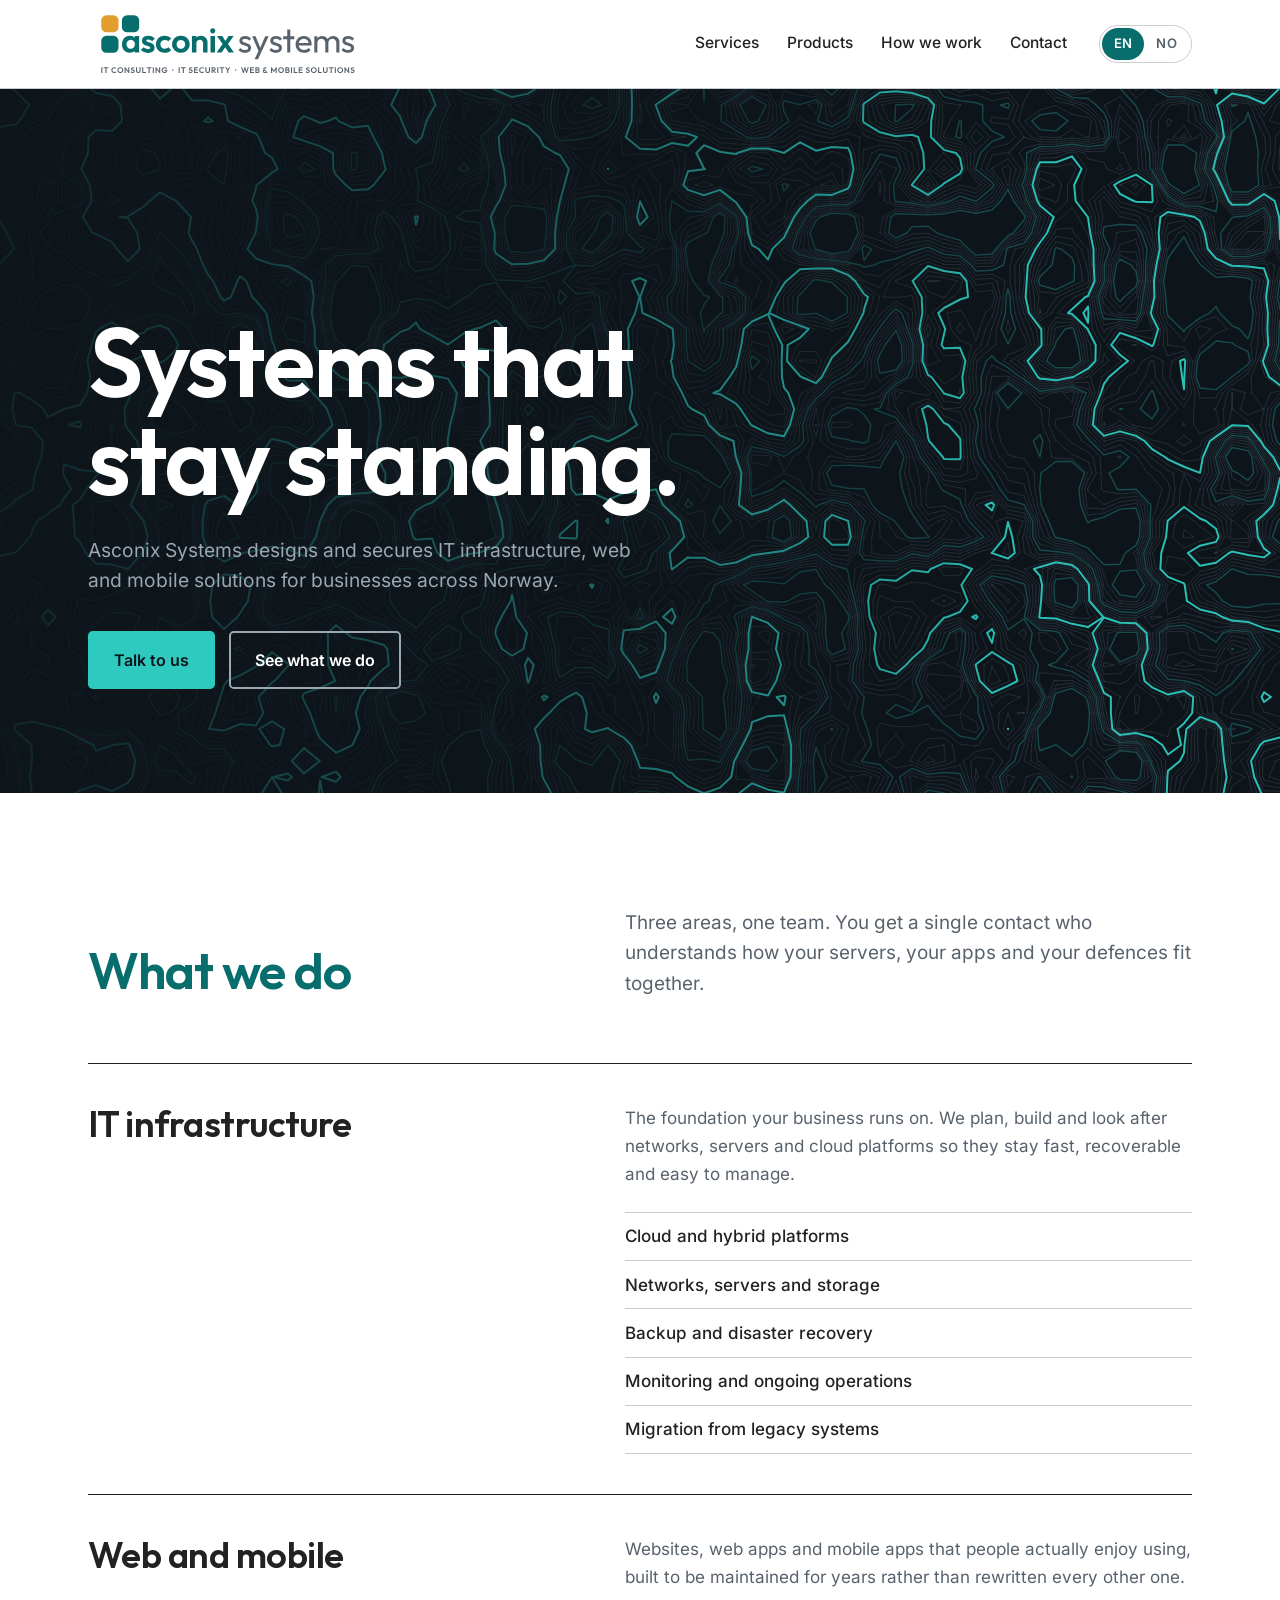
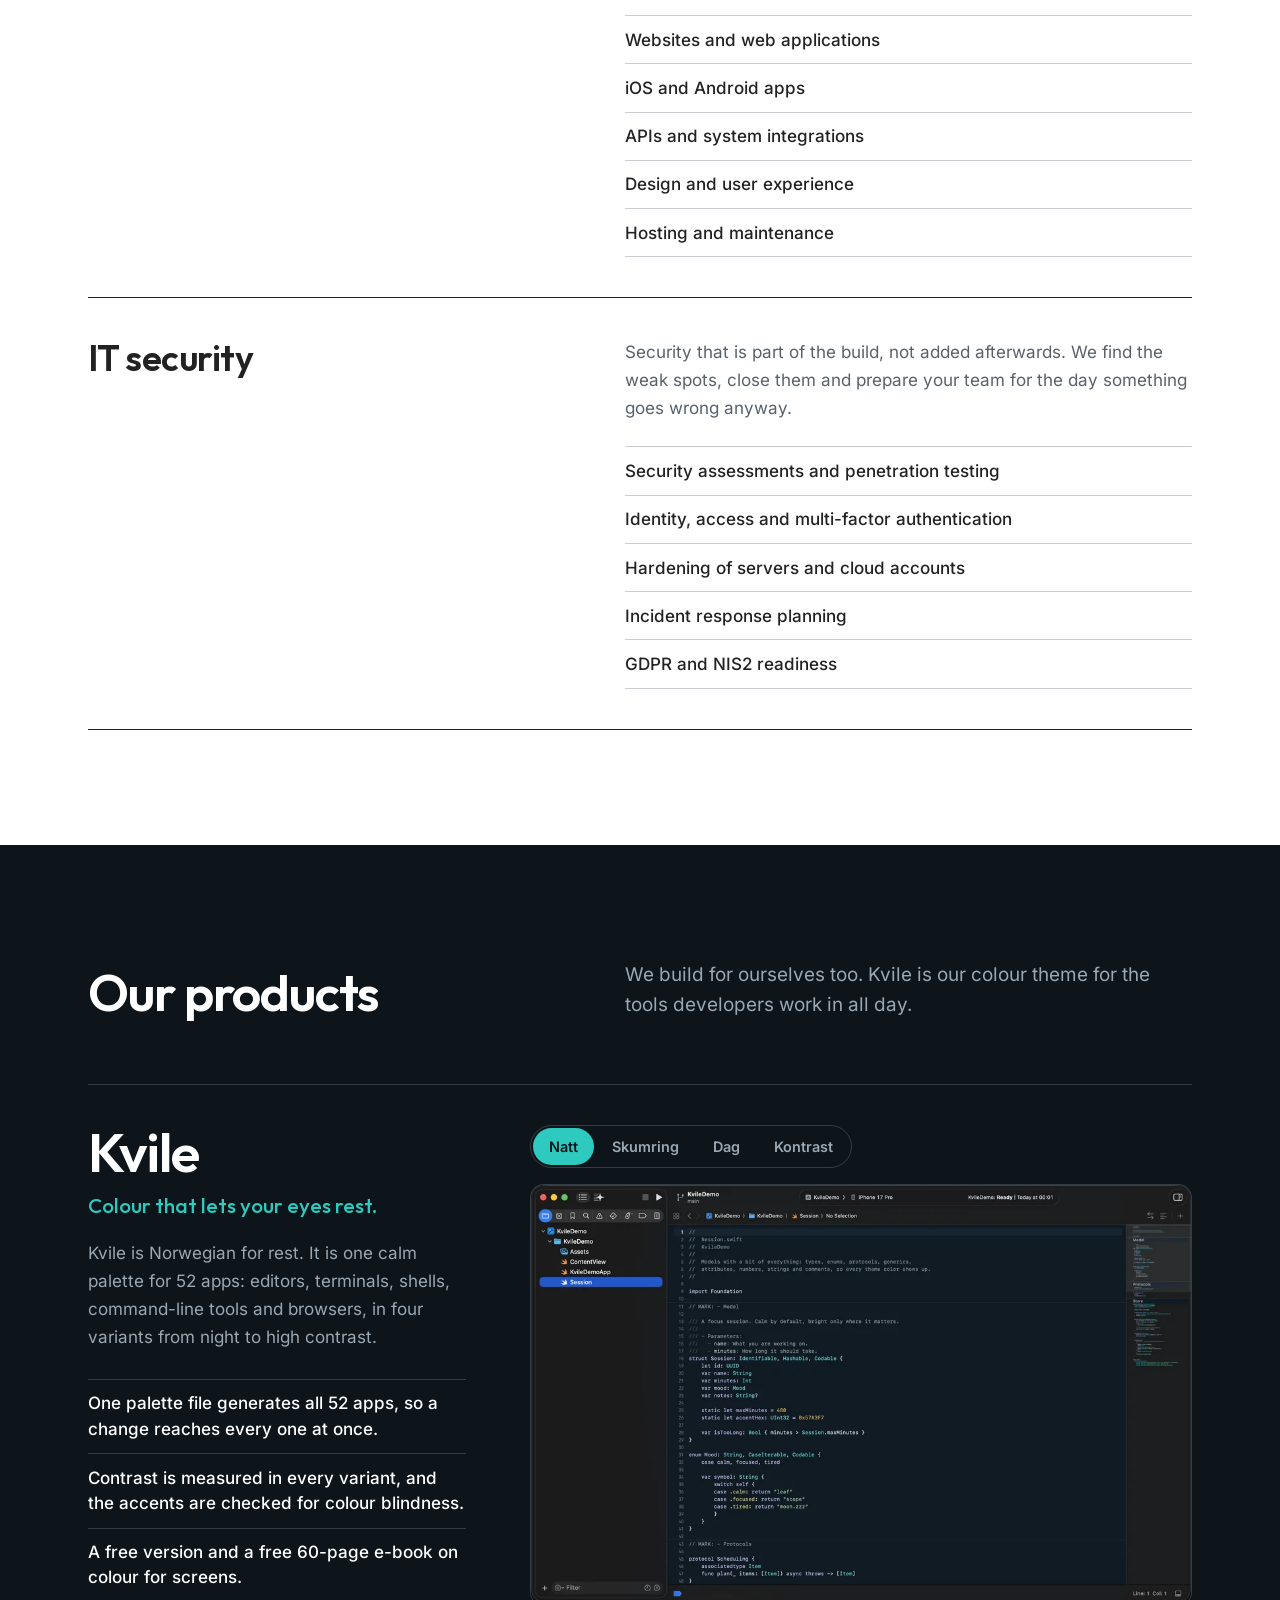
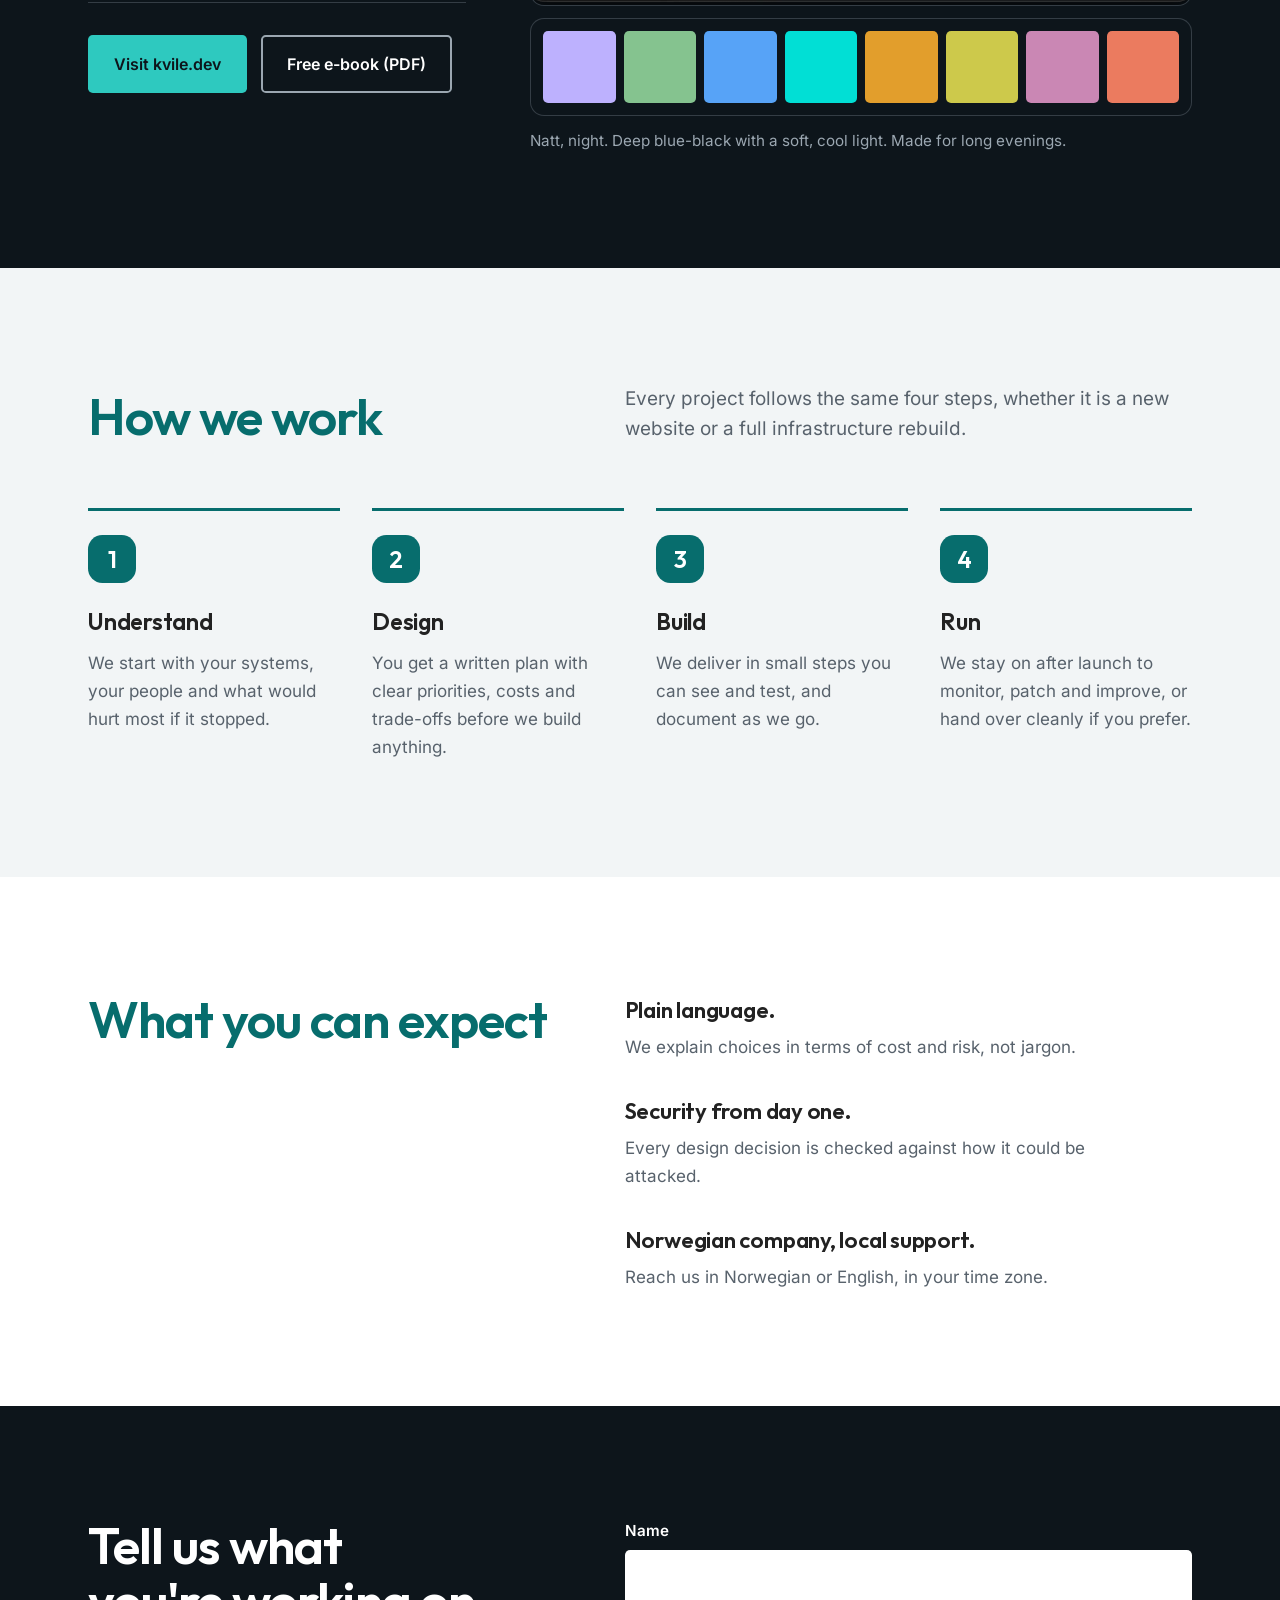
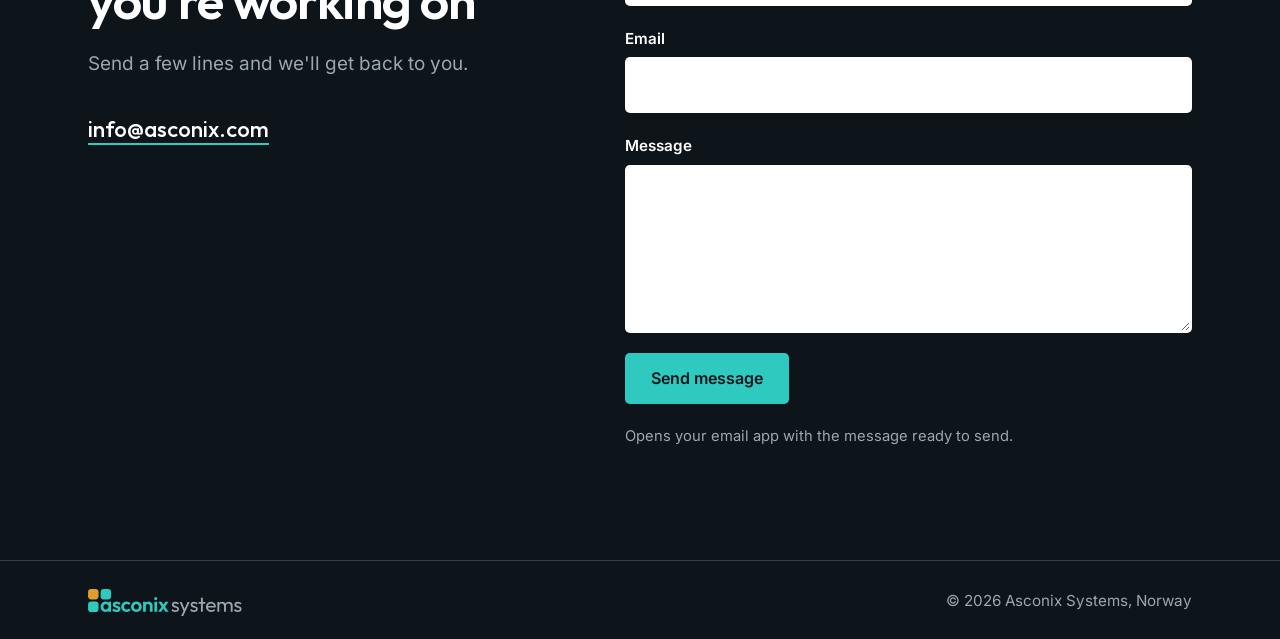
<file: index.html>
<!doctype html>
<html lang="en">
<head>
  <meta charset="utf-8">
  <meta name="viewport" content="width=device-width, initial-scale=1">
  <title>Asconix Systems | IT consulting, IT security, web and mobile solutions</title>
  <meta name="description" content="Asconix Systems is a Norwegian IT company offering IT consulting, IT security, and web and mobile solutions for businesses across Norway.">
  <meta name="theme-color" content="#FFFFFF">
  <meta property="og:title" content="Asconix Systems">
  <meta property="og:description" content="IT consulting, IT security, and web and mobile solutions from Norway.">
  <meta property="og:type" content="website">
  <link rel="icon" href="favicon.svg" type="image/svg+xml">
  <link rel="preload" href="fonts/Outfit-SemiBold.woff" as="font" type="font/woff" crossorigin>
  <link rel="preload" href="fonts/Inter-latin-variable.woff2" as="font" type="font/woff2" crossorigin>
  <link rel="stylesheet" href="styles.css">
</head>
<body>
  <a class="skip" href="#main" data-i18n="skip">Skip to content</a>

  <header class="site-header" id="site-header">
    <div class="wrap header-inner">
      <a class="brand" href="#top" aria-label="Asconix Systems, front page">
        <img class="brand-full" src="logo-full.svg" alt="Asconix Systems: IT consulting, IT security, web and mobile solutions" width="845" height="255">
        <img class="brand-short" src="logo.svg" alt="Asconix Systems" width="845" height="189">
      </a>
      <nav class="nav" aria-label="Main">
        <a href="#services" data-i18n="nav_services">Services</a>
        <a href="#products" data-i18n="nav_products">Products</a>
        <a href="#approach" data-i18n="nav_approach">How we work</a>
        <a href="#contact" data-i18n="nav_contact">Contact</a>
      </nav>
      <div class="lang" role="group" aria-label="Language">
        <button type="button" data-lang="en" aria-pressed="true">EN</button>
        <button type="button" data-lang="no" aria-pressed="false">NO</button>
      </div>
    </div>
  </header>

  <main id="main">
    <section class="hero" id="top">
      <canvas class="contours" aria-hidden="true"></canvas>
      <div class="wrap hero-inner">
        <h1 data-i18n="hero_title">Systems that stay standing.</h1>
        <p class="hero-lead" data-i18n="hero_lead">Asconix Systems designs and secures IT infrastructure, web and mobile solutions for businesses across Norway.</p>
        <div class="hero-actions">
          <a class="btn btn-primary" href="#contact" data-i18n="cta_talk">Talk to us</a>
          <a class="btn btn-ghost" href="#services" data-i18n="cta_services">See what we do</a>
        </div>
      </div>
    </section>

    <section class="section" id="services">
      <div class="wrap">
        <div class="section-head">
          <h2 data-i18n="services_title">What we do</h2>
          <p class="lead" data-i18n="services_lead">Three areas, one team. You get a single contact who understands how your servers, your apps and your defences fit together.</p>
        </div>

        <article class="service">
          <h3 data-i18n="s1_title">IT infrastructure</h3>
          <div class="service-body">
            <p data-i18n="s1_desc">The foundation your business runs on. We plan, build and look after networks, servers and cloud platforms so they stay fast, recoverable and easy to manage.</p>
            <ul>
              <li data-i18n="s1_a">Cloud and hybrid platforms</li>
              <li data-i18n="s1_b">Networks, servers and storage</li>
              <li data-i18n="s1_c">Backup and disaster recovery</li>
              <li data-i18n="s1_d">Monitoring and ongoing operations</li>
              <li data-i18n="s1_e">Migration from legacy systems</li>
            </ul>
          </div>
        </article>

        <article class="service">
          <h3 data-i18n="s2_title">Web and mobile</h3>
          <div class="service-body">
            <p data-i18n="s2_desc">Websites, web apps and mobile apps that people actually enjoy using, built to be maintained for years rather than rewritten every other one.</p>
            <ul>
              <li data-i18n="s2_a">Websites and web applications</li>
              <li data-i18n="s2_b">iOS and Android apps</li>
              <li data-i18n="s2_c">APIs and system integrations</li>
              <li data-i18n="s2_d">Design and user experience</li>
              <li data-i18n="s2_e">Hosting and maintenance</li>
            </ul>
          </div>
        </article>

        <article class="service">
          <h3 data-i18n="s3_title">IT security</h3>
          <div class="service-body">
            <p data-i18n="s3_desc">Security that is part of the build, not added afterwards. We find the weak spots, close them and prepare your team for the day something goes wrong anyway.</p>
            <ul>
              <li data-i18n="s3_a">Security assessments and penetration testing</li>
              <li data-i18n="s3_b">Identity, access and multi-factor authentication</li>
              <li data-i18n="s3_c">Hardening of servers and cloud accounts</li>
              <li data-i18n="s3_d">Incident response planning</li>
              <li data-i18n="s3_e">GDPR and NIS2 readiness</li>
            </ul>
          </div>
        </article>
      </div>
    </section>

    <section class="section products" id="products">
      <div class="wrap">
        <div class="section-head">
          <h2 data-i18n="products_title">Our products</h2>
          <p class="lead" data-i18n="products_lead">We build for ourselves too. Kvile is our colour theme for the tools developers work in all day.</p>
        </div>

        <article class="product">
          <div class="product-copy">
            <h3>Kvile</h3>
            <p class="product-tag" data-i18n="k_tag">Colour that lets your eyes rest.</p>
            <p class="product-desc" data-i18n="k_desc">Kvile is Norwegian for rest. It is one calm palette for 52 apps: editors, terminals, shells, command-line tools and browsers, in four variants from night to high contrast.</p>
            <ul class="product-facts">
              <li data-i18n="k_f1">One palette file generates all 52 apps, so a change reaches every one at once.</li>
              <li data-i18n="k_f2">Contrast is measured in every variant, and the accents are checked for colour blindness.</li>
              <li data-i18n="k_f3">A free version and a free 60-page e-book on colour for screens.</li>
            </ul>
            <div class="product-actions">
              <a class="btn btn-primary" href="https://kvile.dev" rel="noopener" data-i18n="k_cta">Visit kvile.dev</a>
              <a class="btn btn-ghost" href="https://kvile.dev/book/Kvile-Color-Theory-for-Screens.pdf" rel="noopener" data-i18n="k_book">Free e-book (PDF)</a>
            </div>
          </div>

          <figure class="product-shot" id="kvile-shot">
            <div class="kv-controls" role="group" aria-label="Kvile variant" data-i18n-aria="k_variants">
              <button type="button" data-variant="natt" aria-pressed="true">Natt</button>
              <button type="button" data-variant="skumring" aria-pressed="false">Skumring</button>
              <button type="button" data-variant="dag" aria-pressed="false">Dag</button>
              <button type="button" data-variant="kontrast" aria-pressed="false">Kontrast</button>
            </div>
            <div class="kv-frame">
              <img id="kv-img" src="images/kvile-natt.webp" alt="Xcode showing a Swift file in Kvile Natt" width="1000" height="636" loading="lazy">
            </div>
            <div class="kv-swatches" id="kv-swatches" aria-hidden="true">
              <span></span><span></span><span></span><span></span><span></span><span></span><span></span><span></span>
            </div>
            <figcaption id="kv-caption" aria-live="polite">Natt, night. Deep blue-black with a soft, cool light. Made for long evenings.</figcaption>
          </figure>
        </article>
      </div>
    </section>

    <section class="section section-tint" id="approach">
      <div class="wrap">
        <div class="section-head">
          <h2 data-i18n="approach_title">How we work</h2>
          <p class="lead" data-i18n="approach_lead">Every project follows the same four steps, whether it is a new website or a full infrastructure rebuild.</p>
        </div>
        <ol class="steps">
          <li>
            <span class="step-no" aria-hidden="true">1</span>
            <h3 data-i18n="p1_title">Understand</h3>
            <p data-i18n="p1_desc">We start with your systems, your people and what would hurt most if it stopped.</p>
          </li>
          <li>
            <span class="step-no" aria-hidden="true">2</span>
            <h3 data-i18n="p2_title">Design</h3>
            <p data-i18n="p2_desc">You get a written plan with clear priorities, costs and trade-offs before we build anything.</p>
          </li>
          <li>
            <span class="step-no" aria-hidden="true">3</span>
            <h3 data-i18n="p3_title">Build</h3>
            <p data-i18n="p3_desc">We deliver in small steps you can see and test, and document as we go.</p>
          </li>
          <li>
            <span class="step-no" aria-hidden="true">4</span>
            <h3 data-i18n="p4_title">Run</h3>
            <p data-i18n="p4_desc">We stay on after launch to monitor, patch and improve, or hand over cleanly if you prefer.</p>
          </li>
        </ol>
      </div>
    </section>

    <section class="section" id="expect">
      <div class="wrap expect">
        <h2 data-i18n="expect_title">What you can expect</h2>
        <div class="expect-list">
          <div>
            <h3 data-i18n="e1_title">Plain language.</h3>
            <p data-i18n="e1_desc">We explain choices in terms of cost and risk, not jargon.</p>
          </div>
          <div>
            <h3 data-i18n="e2_title">Security from day one.</h3>
            <p data-i18n="e2_desc">Every design decision is checked against how it could be attacked.</p>
          </div>
          <div>
            <h3 data-i18n="e3_title">Norwegian company, local support.</h3>
            <p data-i18n="e3_desc">Reach us in Norwegian or English, in your time zone.</p>
          </div>
        </div>
      </div>
    </section>

    <section class="contact" id="contact">
      <div class="wrap contact-inner">
        <div class="contact-copy">
          <h2 data-i18n="contact_title">Tell us what you're working on</h2>
          <p class="lead" data-i18n="contact_lead">Send a few lines and we'll get back to you.</p>
          <p class="contact-mail"><a href="mailto:info@asconix.com">info@asconix.com</a></p>
        </div>
        <form class="form" id="contact-form" novalidate>
          <div class="field">
            <label for="f-name" data-i18n="f_name">Name</label>
            <input id="f-name" name="name" type="text" autocomplete="name" required>
          </div>
          <div class="field">
            <label for="f-email" data-i18n="f_email">Email</label>
            <input id="f-email" name="email" type="email" autocomplete="email" required>
          </div>
          <div class="field">
            <label for="f-msg" data-i18n="f_msg">Message</label>
            <textarea id="f-msg" name="message" rows="5" required></textarea>
          </div>
          <p class="form-error" id="form-error" role="alert" hidden data-i18n="f_error">Fill in your name, a valid email and a message.</p>
          <button class="btn btn-primary" type="submit" data-i18n="f_send">Send message</button>
          <p class="form-note" data-i18n="f_note">Opens your email app with the message ready to send.</p>
        </form>
      </div>
    </section>
  </main>

  <footer class="site-footer">
    <div class="wrap footer-inner">
      <img class="footer-logo" src="logo-dark.svg" alt="Asconix Systems" width="845" height="189">
      <p>&copy; <span id="year">2026</span> Asconix Systems, <span data-i18n="footer_country">Norway</span></p>
    </div>
  </footer>

  <script src="script.js"></script>
</body>
</html>
</file>
<file: styles.css>
/* Asconix Systems — styles
   Follows the Asconix corporate identity (asconix-ci v1.0):
   - Teal #076D6D on light, Teal Light #2EC9BF on dark, Slate for secondary text, Night #0D151B as dark background.
   - Amber #E29E2C lives in the logo's top-left tile only. It is never used for text, lines or buttons.
   - Outfit for headlines (SemiBold), Inter for body text.
   - Corner radius follows the logo tile: 0.3 x the element size. */

@font-face {
  font-family: "Outfit";
  src: url("fonts/Outfit-Regular.woff") format("woff");
  font-weight: 400;
  font-style: normal;
  font-display: swap;
}
@font-face {
  font-family: "Outfit";
  src: url("fonts/Outfit-Medium.woff") format("woff");
  font-weight: 500;
  font-style: normal;
  font-display: swap;
}
@font-face {
  font-family: "Outfit";
  src: url("fonts/Outfit-SemiBold.woff") format("woff");
  font-weight: 600;
  font-style: normal;
  font-display: swap;
}
@font-face {
  font-family: "Inter";
  src: url("fonts/Inter-latin-variable.woff2") format("woff2");
  font-weight: 100 900;
  font-style: normal;
  font-display: swap;
}

:root {
  /* CI colours */
  --teal: #076d6d;
  --teal-light: #2ec9bf;
  --slate: #58626c;
  --slate-light: #9ba7b1;
  --night: #0d151b;
  --ink: #222222;
  --white: #ffffff;

  /* Supporting neutrals derived from the CI palette */
  --tint: #f2f5f6;
  --rule: rgba(88, 98, 108, 0.32);
  --rule-dark: rgba(155, 167, 177, 0.28);

  --font-heading: "Outfit", system-ui, -apple-system, "Segoe UI", Roboto, sans-serif;
  --font-body: "Inter", system-ui, -apple-system, "Segoe UI", Roboto, sans-serif;
  --radius: 0.3em;

  --gutter: clamp(1.25rem, 5vw, 3.5rem);
  --max: 76rem;
  --header-h: 5.5rem;
  --header-h-compact: 3.75rem;
}

*,
*::before,
*::after { box-sizing: border-box; }

html { scroll-behavior: smooth; scroll-padding-top: 4.75rem; }

body {
  margin: 0;
  font-family: var(--font-body);
  font-size: 1.0625rem;
  line-height: 1.65;
  color: var(--slate);
  background: var(--white);
  -webkit-font-smoothing: antialiased;
}

img, svg, canvas { display: block; max-width: 100%; }

a { color: inherit; }

h1, h2, h3, p, ul, ol { margin: 0; }
ul, ol { padding: 0; list-style: none; }

h1, h2, h3 {
  font-family: var(--font-heading);
  font-weight: 600;
  color: var(--ink);
}

:focus-visible {
  outline: 3px solid var(--teal);
  outline-offset: 3px;
}

.hero :focus-visible,
.contact :focus-visible,
.site-footer :focus-visible {
  outline-color: var(--teal-light);
}

.wrap {
  width: 100%;
  max-width: var(--max);
  margin-inline: auto;
  padding-inline: var(--gutter);
}

.skip {
  position: absolute;
  left: 1rem;
  top: -4rem;
  padding: 0.6rem 1rem;
  background: var(--white);
  color: var(--ink);
  border-radius: var(--radius);
  z-index: 100;
  transition: top 0.15s;
}
.skip:focus { top: 1rem; }

/* ---------- Header ---------- */

.site-header {
  position: sticky;
  top: 0;
  z-index: 50;
  background: var(--white);
  color: var(--ink);
  border-bottom: 1px solid var(--rule);
}

.header-inner {
  display: flex;
  align-items: center;
  gap: 2rem;
  min-height: var(--header-h);
  transition: min-height 0.2s ease;
}

.site-header.is-compact .header-inner { min-height: var(--header-h-compact); }

.brand {
  display: block;
  margin-right: auto;
  line-height: 0;
}

/* Brand rule: the logo with tagline is used from 280 px wide; below that the version without tagline takes over. */
.brand-full { width: 280px; height: auto; }
.brand-short { display: none; width: 170px; height: auto; }

.site-header.is-compact .brand-full { display: none; }
.site-header.is-compact .brand-short { display: block; }

.nav { display: flex; gap: 1.75rem; }
.nav a {
  text-decoration: none;
  font-weight: 500;
  font-size: 0.97rem;
  color: var(--ink);
  padding: 0.35rem 0;
  border-bottom: 2px solid transparent;
}
.nav a:hover { border-bottom-color: var(--teal); }

.lang { display: flex; border: 1px solid var(--rule); border-radius: 999px; padding: 2px; }
.lang button {
  font: inherit;
  font-size: 0.82rem;
  font-weight: 600;
  letter-spacing: 0.02em;
  color: var(--slate);
  background: transparent;
  border: 0;
  border-radius: 999px;
  padding: 0.3rem 0.75rem;
  cursor: pointer;
}
.lang button[aria-pressed="true"] { background: var(--teal); color: var(--white); }

/* ---------- Hero ---------- */

.hero {
  position: relative;
  overflow: hidden;
  background: var(--night);
  color: var(--white);
  min-height: min(44rem, calc(100svh - var(--header-h)));
  display: flex;
  align-items: flex-end;
}

.contours {
  position: absolute;
  inset: 0;
  width: 100%;
  height: 100%;
}

.hero::after {
  content: "";
  position: absolute;
  inset: 0;
  pointer-events: none;
  background: linear-gradient(90deg, rgba(13, 21, 27, 0.9) 0%, rgba(13, 21, 27, 0.55) 45%, rgba(13, 21, 27, 0) 80%);
}

.hero-inner {
  position: relative;
  z-index: 2;
  padding-block: clamp(3rem, 9vw, 6.5rem);
}

.hero h1 {
  font-size: clamp(2.75rem, 7.6vw, 6.25rem);
  line-height: 1;
  letter-spacing: -0.025em;
  color: var(--white);
  max-width: 12ch;
  text-wrap: balance;
}

.hero-lead {
  margin-top: 1.75rem;
  max-width: 34rem;
  font-size: clamp(1.08rem, 1.5vw, 1.25rem);
  line-height: 1.55;
  color: var(--slate-light);
}

.hero-actions {
  display: flex;
  flex-wrap: wrap;
  gap: 0.85rem;
  margin-top: 2.25rem;
}

/* ---------- Buttons (used on dark backgrounds) ---------- */

.btn {
  display: inline-block;
  font-family: var(--font-body);
  font-weight: 600;
  font-size: 1rem;
  text-decoration: none;
  padding: 0.85rem 1.5rem;
  border-radius: var(--radius);
  border: 2px solid transparent;
  cursor: pointer;
  transition: background-color 0.15s, border-color 0.15s, color 0.15s;
}
.btn-primary { background: var(--teal-light); color: var(--night); }
.btn-primary:hover { background: var(--white); }
.btn-ghost { border-color: var(--slate-light); color: var(--white); }
.btn-ghost:hover { background: rgba(155, 167, 177, 0.16); }

/* ---------- Sections ---------- */

.section { padding-block: clamp(4rem, 9vw, 7.5rem); }
.section-tint { background: var(--tint); }

.section-head {
  display: grid;
  grid-template-columns: minmax(0, 5fr) minmax(0, 6fr);
  gap: 1.5rem 4rem;
  align-items: end;
  margin-bottom: clamp(2.5rem, 5vw, 4rem);
}

h2 {
  font-size: clamp(2rem, 4.4vw, 3.2rem);
  line-height: 1.08;
  letter-spacing: -0.02em;
  color: var(--teal);
  text-wrap: balance;
}

.lead {
  font-size: 1.18rem;
  line-height: 1.6;
  color: var(--slate);
  max-width: 36rem;
}

/* ---------- Services ---------- */

.service {
  display: grid;
  grid-template-columns: minmax(0, 5fr) minmax(0, 6fr);
  gap: 1.5rem 4rem;
  padding-block: 2.5rem;
  border-top: 1px solid var(--ink);
}
.service:last-child { border-bottom: 1px solid var(--ink); }

.service h3 {
  font-size: clamp(1.65rem, 3vw, 2.25rem);
  line-height: 1.12;
  letter-spacing: -0.015em;
}

.service-body p { max-width: 36rem; }

.service-body ul { margin-top: 1.5rem; max-width: 36rem; }
.service-body li {
  padding: 0.6rem 0;
  border-top: 1px solid var(--rule);
  font-weight: 500;
  color: var(--ink);
}
.service-body li:last-child { border-bottom: 1px solid var(--rule); }

/* ---------- Products (Kvile) ---------- */

.products {
  background: var(--night);
  color: var(--white);
}
.products h2,
.products h3 { color: var(--white); }
.products .lead { color: var(--slate-light); }
.products :focus-visible { outline-color: var(--teal-light); }

.product {
  display: grid;
  grid-template-columns: minmax(0, 4fr) minmax(0, 7fr);
  gap: 2.5rem 4rem;
  align-items: start;
  padding-top: 2.5rem;
  border-top: 1px solid var(--rule-dark);
}

.product-copy h3 {
  font-size: clamp(2.4rem, 4.6vw, 3.4rem);
  line-height: 1;
  letter-spacing: -0.02em;
}

.product-tag {
  margin-top: 0.75rem;
  font-family: var(--font-heading);
  font-weight: 500;
  font-size: 1.3rem;
  line-height: 1.3;
  color: var(--teal-light);
}

.product-desc {
  margin-top: 1.25rem;
  max-width: 34rem;
  color: var(--slate-light);
}

.product-facts { margin-top: 1.75rem; max-width: 34rem; }
.product-facts li {
  padding: 0.7rem 0;
  border-top: 1px solid var(--rule-dark);
  color: var(--white);
  font-weight: 500;
  line-height: 1.5;
}
.product-facts li:last-child { border-bottom: 1px solid var(--rule-dark); }

.product-actions {
  display: flex;
  flex-wrap: wrap;
  gap: 0.85rem;
  margin-top: 2rem;
}

.product-shot { margin: 0; min-width: 0; }

/* Variant switch: same pill control as the language toggle, on dark */
.kv-controls {
  display: inline-flex;
  flex-wrap: wrap;
  gap: 2px;
  border: 1px solid var(--rule-dark);
  border-radius: 999px;
  padding: 2px;
  margin-bottom: 1rem;
}
.kv-controls button {
  font: inherit;
  font-size: 0.9rem;
  font-weight: 600;
  color: var(--slate-light);
  background: transparent;
  border: 0;
  border-radius: 999px;
  padding: 0.4rem 1rem;
  cursor: pointer;
  transition: background-color 0.15s, color 0.15s;
}
.kv-controls button:hover { color: var(--white); }
.kv-controls button[aria-pressed="true"] { background: var(--teal-light); color: var(--night); }

.kv-frame {
  border: 1px solid var(--rule-dark);
  border-radius: 14px;
  overflow: hidden;
  background: var(--kv-bg, #0d151b);
  line-height: 0;
}
.kv-frame img { width: 100%; height: auto; }

/* The eight accent colours of the selected variant, on that variant's own background */
.kv-swatches {
  display: grid;
  grid-template-columns: repeat(8, minmax(0, 1fr));
  gap: 0.5rem;
  padding: 0.75rem;
  margin-top: 0.75rem;
  border: 1px solid var(--rule-dark);
  border-radius: 14px;
  background: var(--kv-bg, #0d151b);
}
.kv-swatches span {
  aspect-ratio: 1 / 1;
  border-radius: 0.3em;
  background: var(--c, #888);
}

.product-shot figcaption {
  margin-top: 0.9rem;
  max-width: 40rem;
  font-size: 0.95rem;
  line-height: 1.5;
  color: var(--slate-light);
}

/* ---------- Approach ---------- */

.steps {
  display: grid;
  grid-template-columns: repeat(4, minmax(0, 1fr));
  gap: 2rem;
}

.steps li {
  padding-top: 1.5rem;
  border-top: 3px solid var(--teal);
}

/* The number sits in a rounded tile, echoing the logo's symbol (radius = 0.3 x tile size). */
.step-no {
  display: grid;
  place-items: center;
  width: 3rem;
  height: 3rem;
  border-radius: 0.9rem;
  background: var(--teal);
  color: var(--white);
  font-family: var(--font-heading);
  font-weight: 600;
  font-size: 1.5rem;
  line-height: 1;
  margin-bottom: 1.25rem;
}

.steps h3 {
  font-size: 1.45rem;
  letter-spacing: -0.01em;
  margin-bottom: 0.5rem;
}

/* ---------- Expectations ---------- */

.expect {
  display: grid;
  grid-template-columns: minmax(0, 5fr) minmax(0, 6fr);
  gap: 2rem 4rem;
}

.expect-list { display: grid; gap: 2rem; }
.expect-list h3 {
  font-size: 1.4rem;
  letter-spacing: -0.01em;
  margin-bottom: 0.25rem;
}
.expect-list p { max-width: 32rem; }

/* ---------- Contact ---------- */

.contact {
  background: var(--night);
  color: var(--white);
  padding-block: clamp(4rem, 9vw, 7rem);
}

.contact-inner {
  display: grid;
  grid-template-columns: minmax(0, 5fr) minmax(0, 6fr);
  gap: 3rem 4rem;
  align-items: start;
}

.contact h2 { color: var(--white); }
.contact .lead { color: var(--slate-light); margin-top: 1.25rem; }

.contact-mail {
  margin-top: 2rem;
  font-family: var(--font-heading);
  font-size: 1.4rem;
  font-weight: 500;
}
.contact-mail a {
  text-decoration: none;
  border-bottom: 2px solid var(--teal-light);
}
.contact-mail a:hover { color: var(--teal-light); }

.form { display: grid; gap: 1.25rem; }

.field { display: grid; gap: 0.4rem; }
.field label { font-weight: 600; font-size: 0.95rem; color: var(--white); }

.field input,
.field textarea {
  font: inherit;
  color: var(--ink);
  background: var(--white);
  border: 2px solid transparent;
  border-radius: var(--radius);
  padding: 0.75rem 0.9rem;
  width: 100%;
}
.field textarea { resize: vertical; min-height: 8rem; }
.field input:focus-visible,
.field textarea:focus-visible { outline: 3px solid var(--teal-light); outline-offset: 2px; }
.field [aria-invalid="true"] { border-color: #ffb4a6; }

.form .btn { justify-self: start; }

.form-error { color: #ffb4a6; font-weight: 500; }
.form-note { color: var(--slate-light); font-size: 0.92rem; }

/* ---------- Footer ---------- */

.site-footer {
  background: var(--night);
  color: var(--slate-light);
  border-top: 1px solid var(--rule-dark);
  font-size: 0.95rem;
}
.footer-inner {
  display: flex;
  flex-wrap: wrap;
  align-items: center;
  justify-content: space-between;
  gap: 1rem 2rem;
  padding-block: 1.25rem;
}
.footer-logo { width: 170px; height: auto; margin-left: -0.5rem; }

/* ---------- Responsive ---------- */

@media (max-width: 62rem) {
  .steps { grid-template-columns: repeat(2, minmax(0, 1fr)); gap: 2.5rem 2rem; }
  .product { grid-template-columns: minmax(0, 1fr); gap: 2.5rem; }
}

@media (max-width: 56rem) {
  /* not enough room for the 280 px logo plus navigation: use the logo without tagline */
  .nav { display: none; }
  .header-inner { gap: 1rem; min-height: var(--header-h-compact); }
  .brand-full { display: none; }
  .brand-short { display: block; width: 160px; }
  .hero { min-height: min(40rem, calc(100svh - var(--header-h-compact))); }
}

@media (max-width: 48rem) {
  .section-head,
  .service,
  .expect,
  .contact-inner { grid-template-columns: minmax(0, 1fr); }

  .section-head { gap: 1rem; }
  .service { padding-block: 2rem; gap: 1rem; }
  .kv-swatches { gap: 0.35rem; padding: 0.5rem; }
  .steps { grid-template-columns: minmax(0, 1fr); }

  .hero::after {
    background: linear-gradient(0deg, rgba(13, 21, 27, 0.92) 0%, rgba(13, 21, 27, 0.55) 60%, rgba(13, 21, 27, 0.12) 100%);
  }
}

@media (prefers-reduced-motion: reduce) {
  html { scroll-behavior: auto; }
  * { transition: none !important; }
}
</file>
